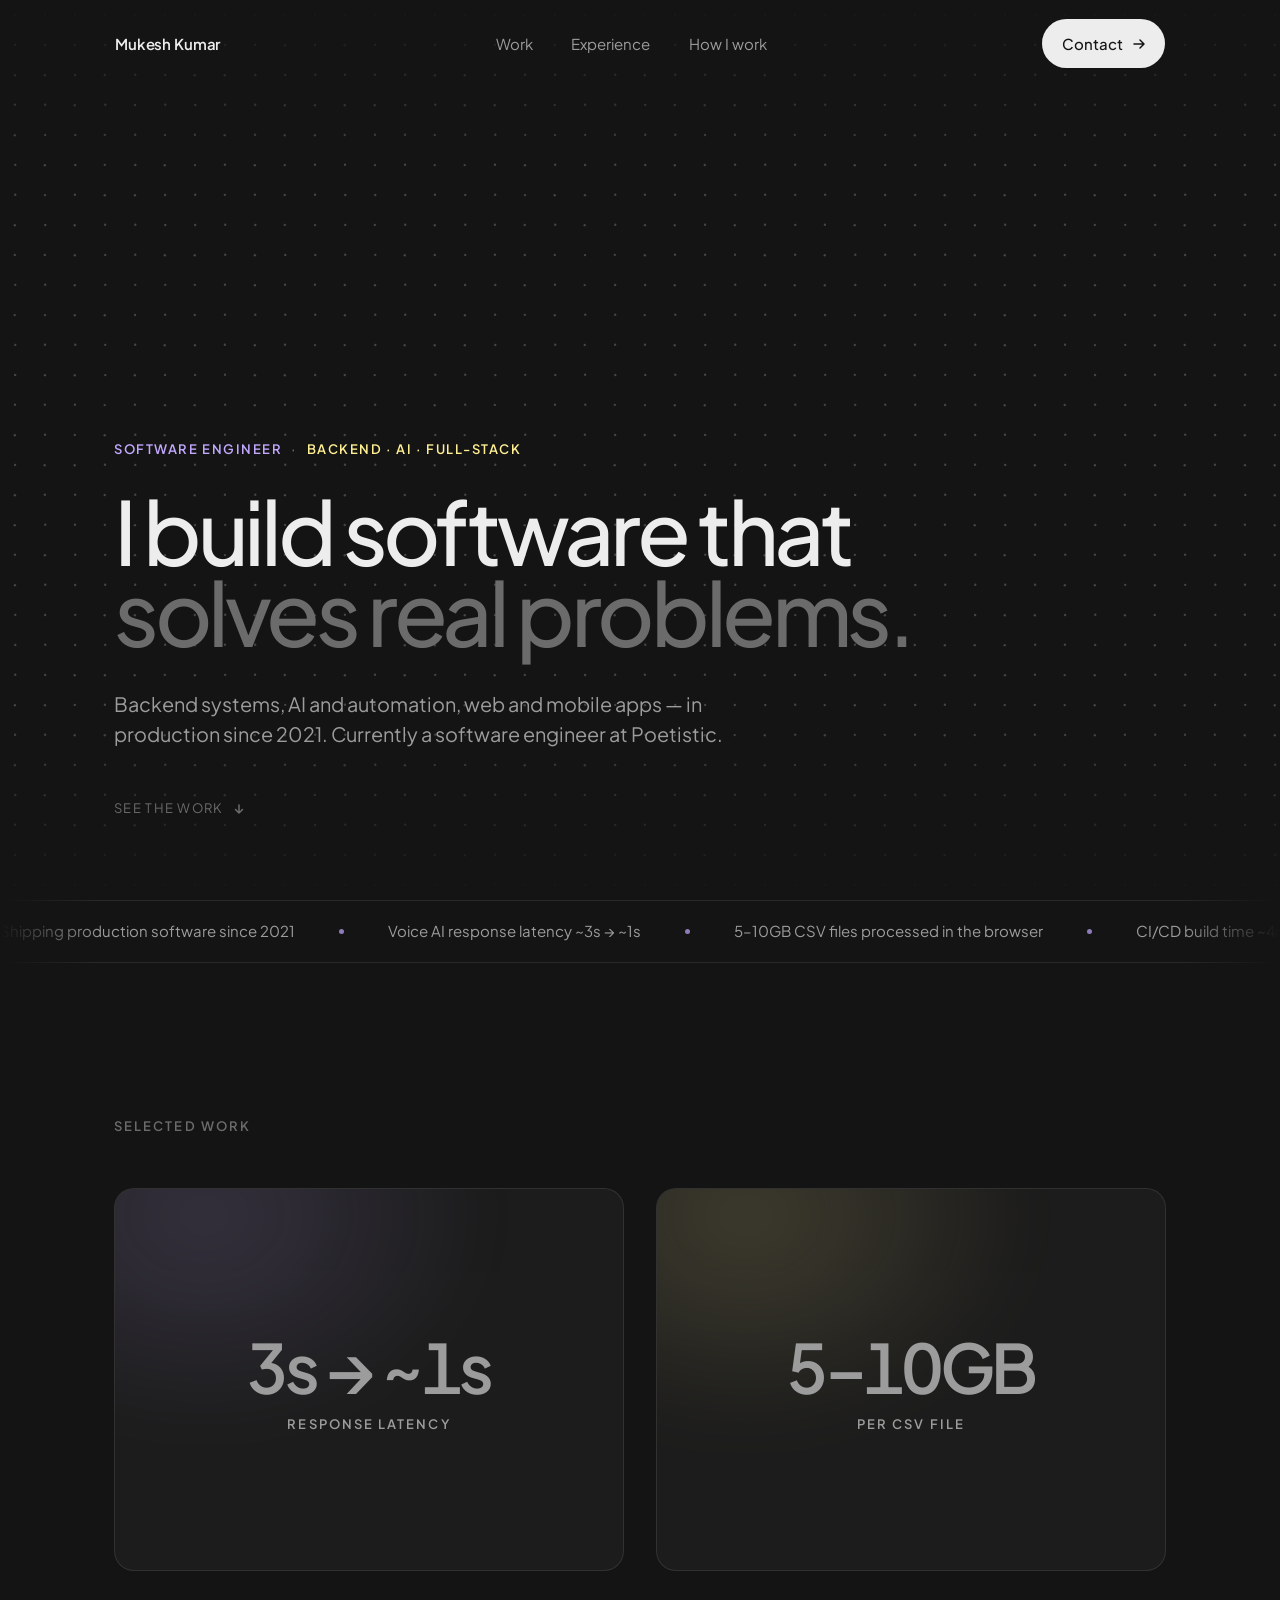
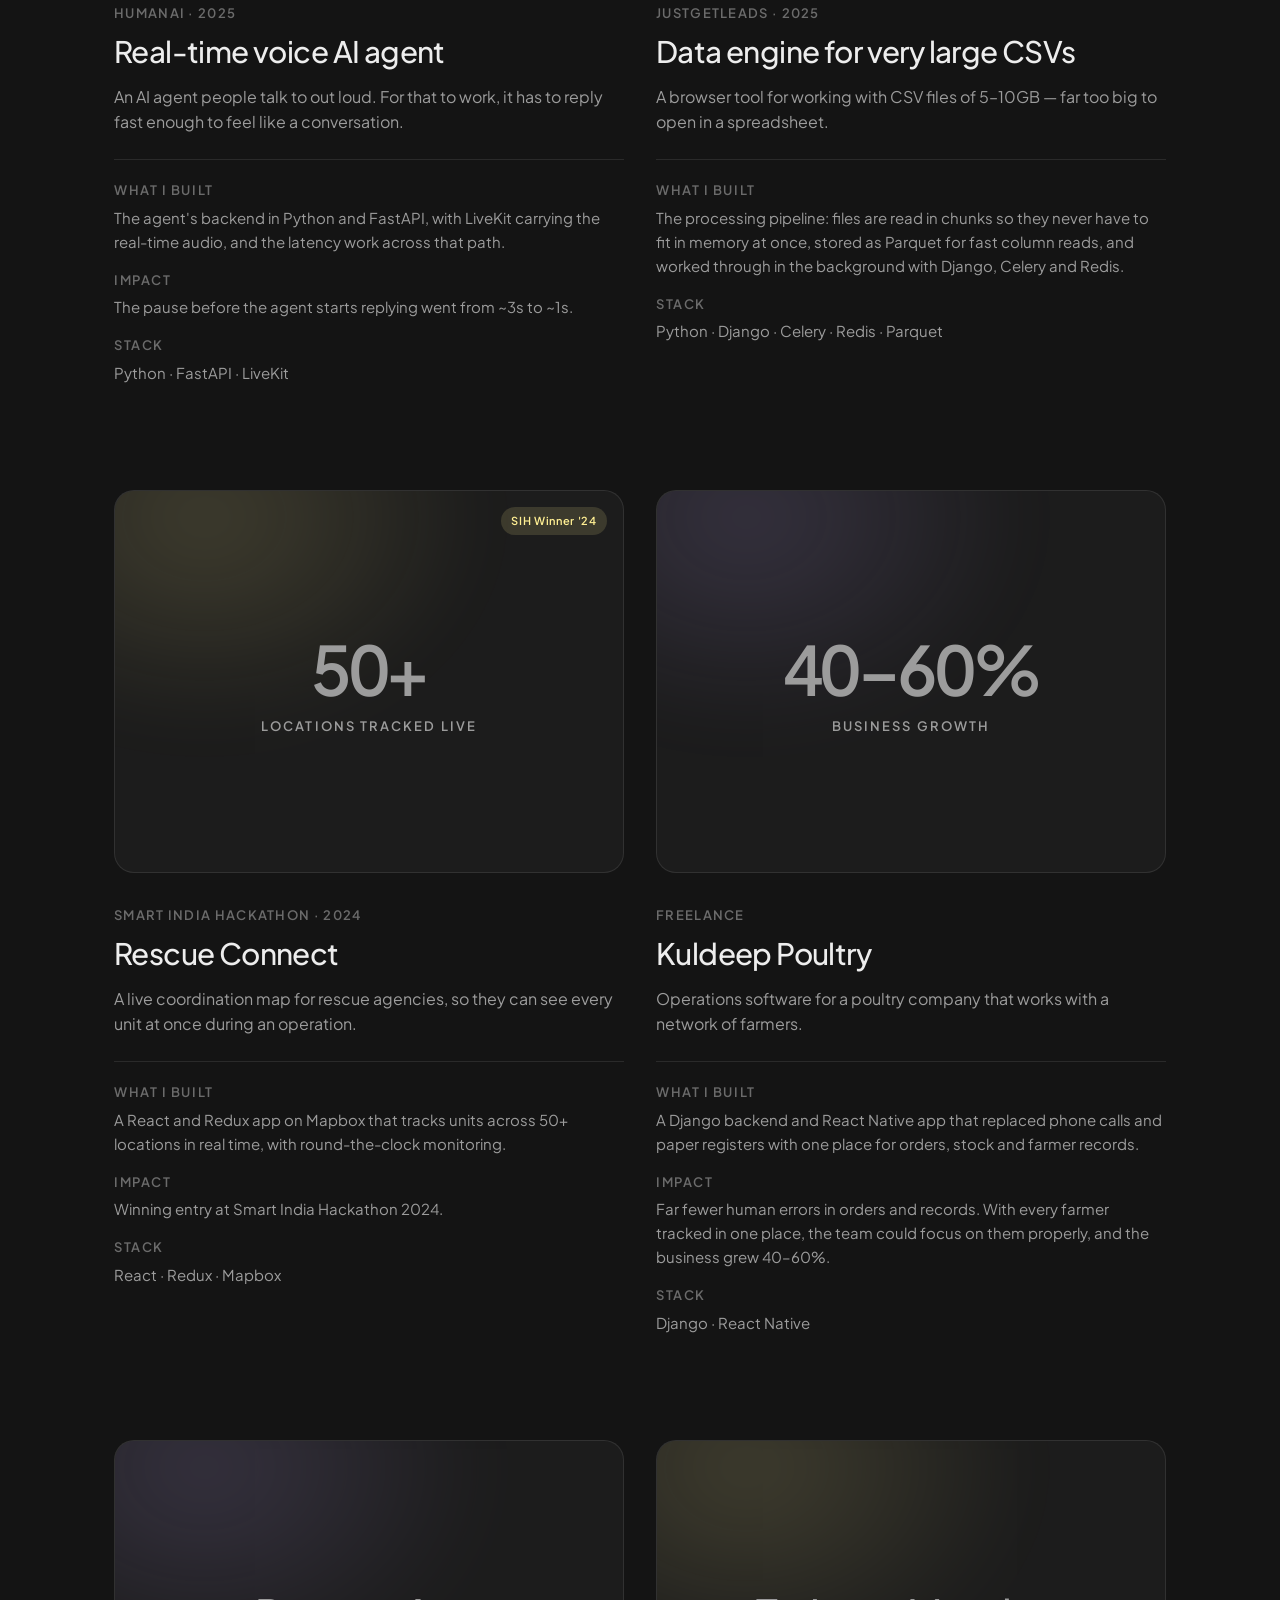
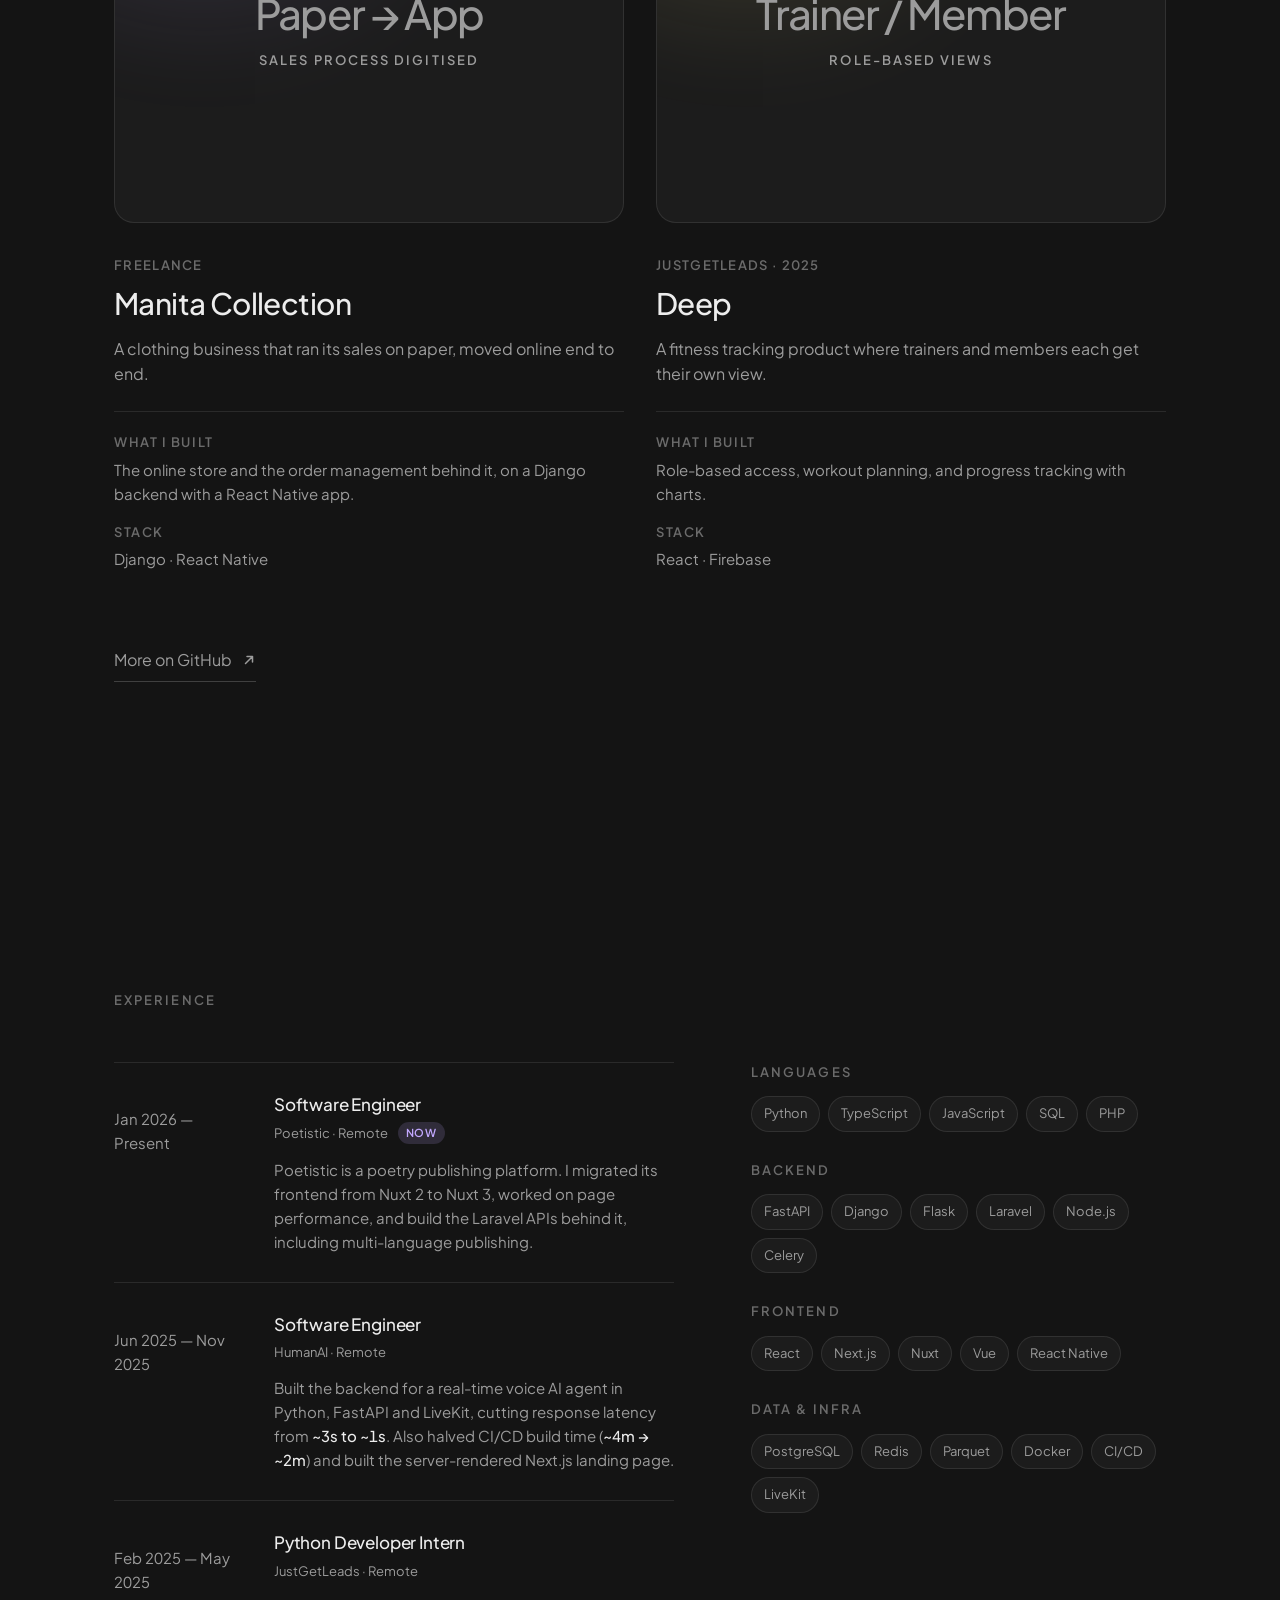
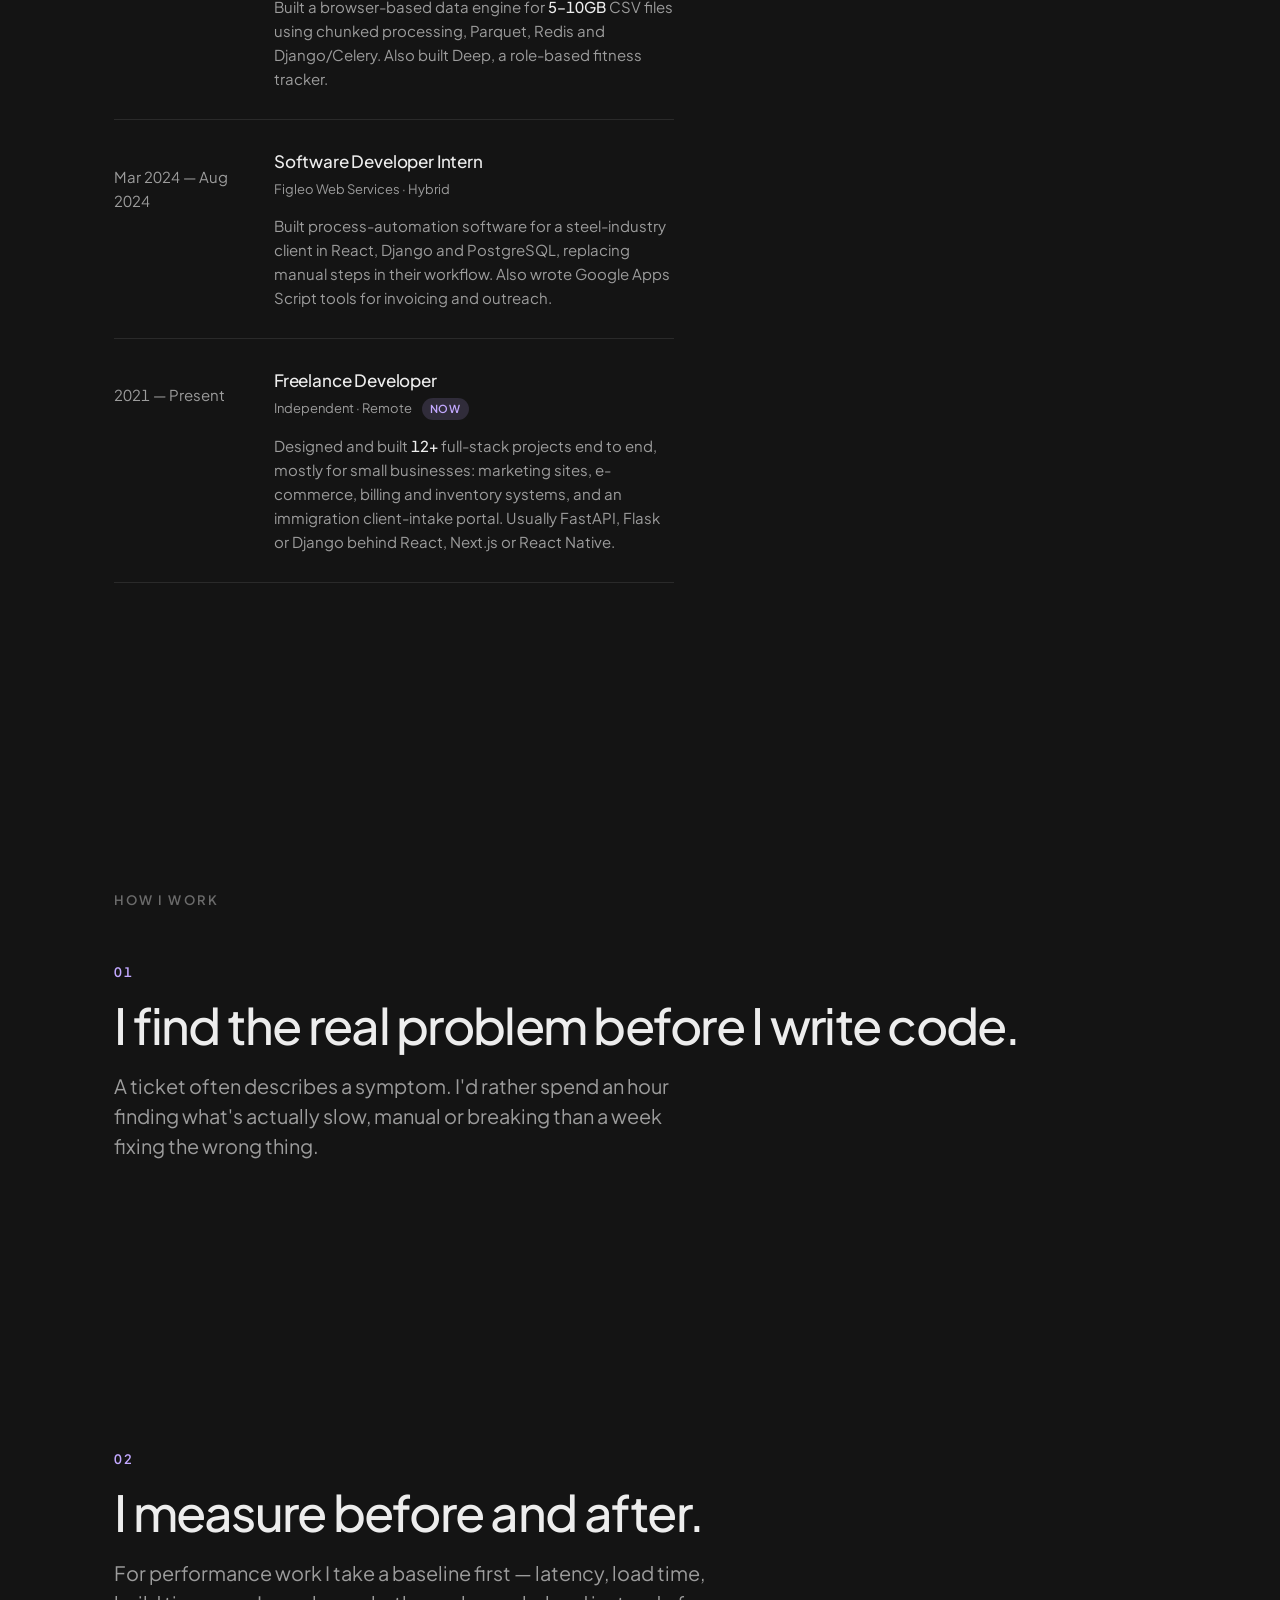
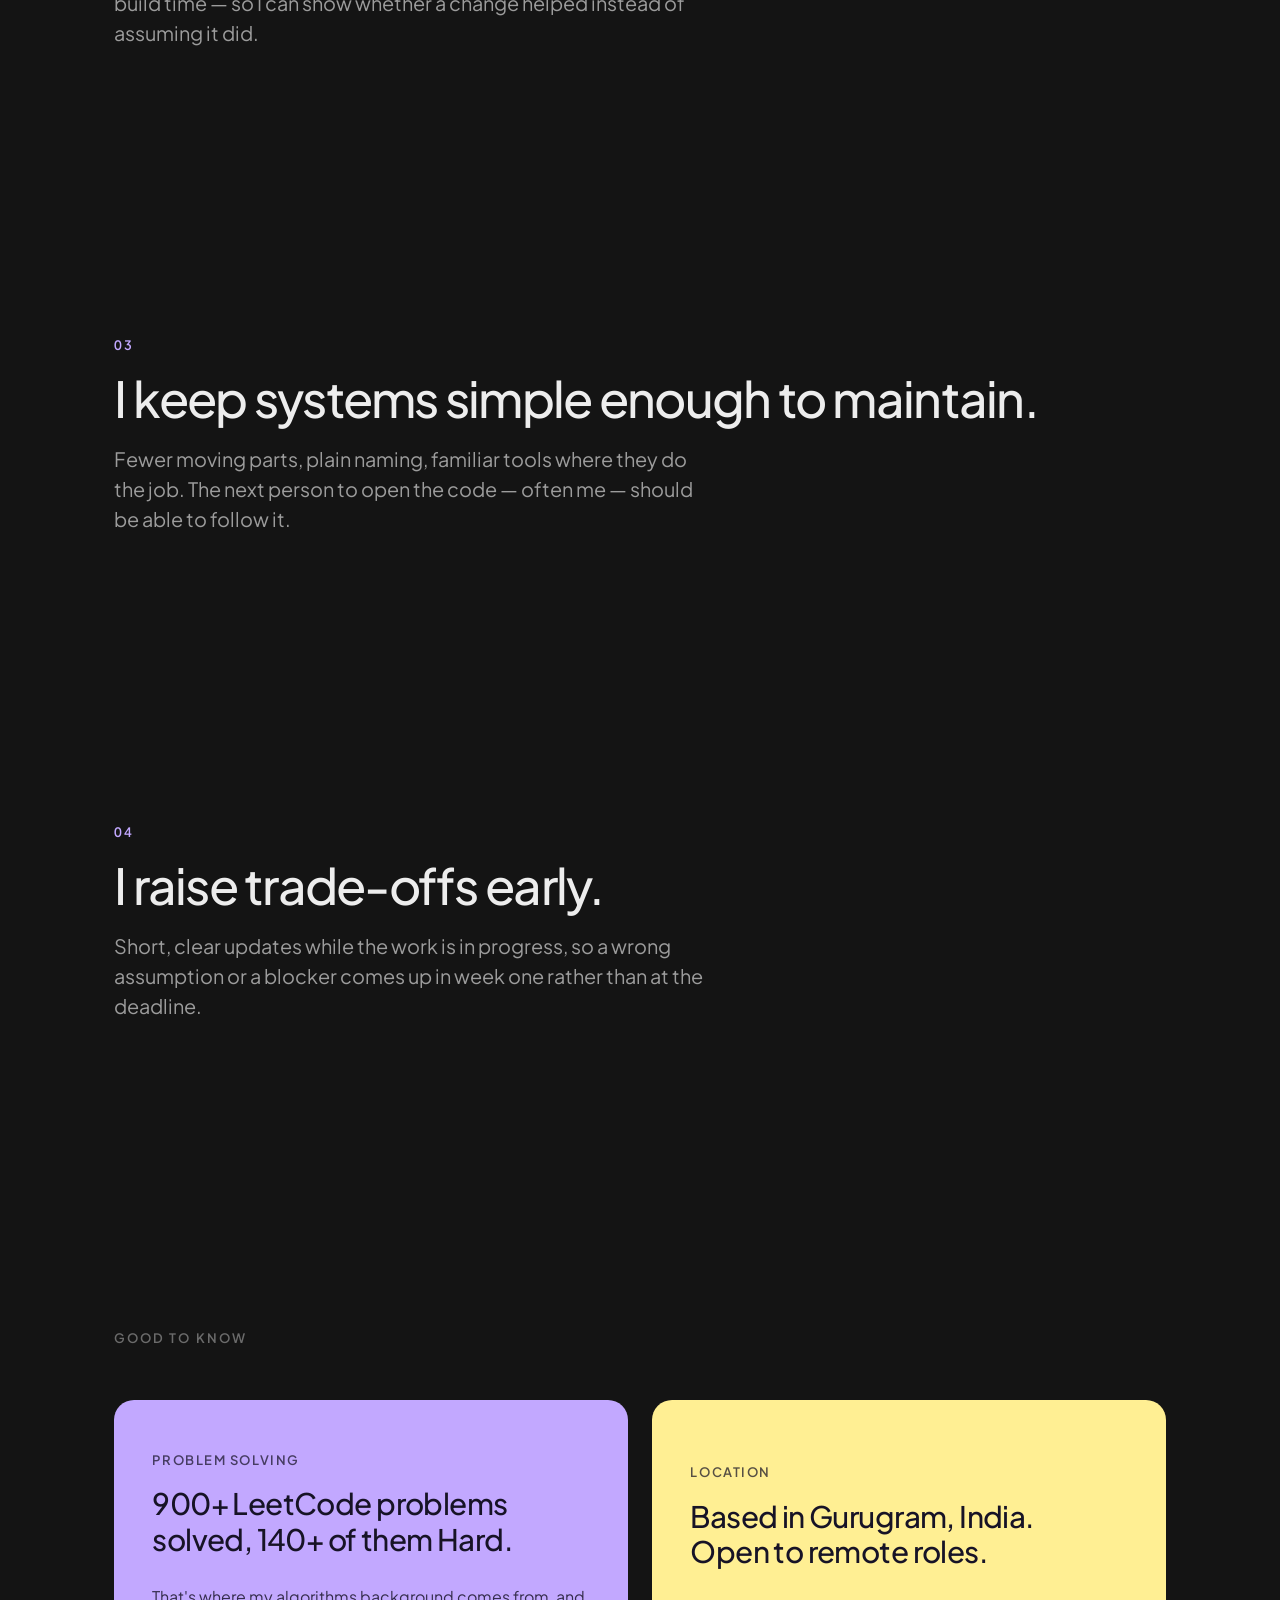
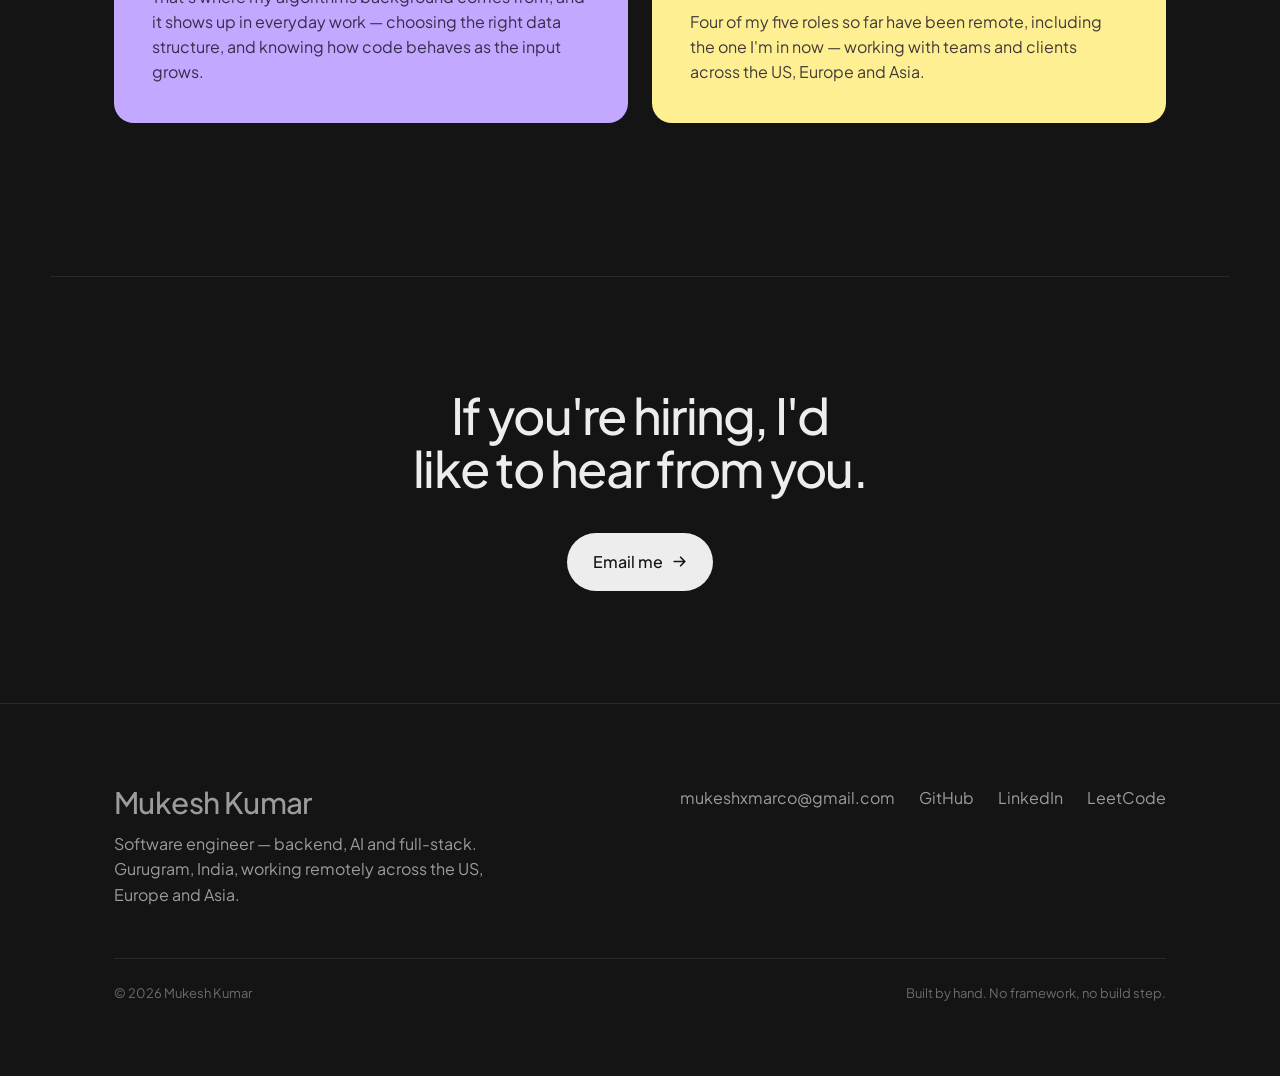
<file: index.html>
<!DOCTYPE html>
<html lang="en">

<head>
    <meta charset="UTF-8">
    <meta name="viewport" content="width=device-width, initial-scale=1.0">
    <title>Mukesh Kumar — Software Engineer</title>
    <meta name="description"
        content="Mukesh Kumar (Marco), software engineer in Gurugram, India. Backend, AI and full-stack work: real-time voice AI, large-file data processing, web and mobile products. Shipping production software since 2021.">
    <meta name="author" content="Mukesh Kumar">

    <meta property="og:type" content="website">
    <meta property="og:title" content="Mukesh Kumar — Software Engineer">
    <meta property="og:description"
        content="Software engineer across backend, AI and full-stack. Real-time voice AI, large-file data processing, web and mobile products — shipping since 2021.">
    <meta property="og:url" content="https://mukeshxmarco.github.io/">
    <meta name="theme-color" content="#141414">

    <link rel="icon"
        href="data:image/svg+xml,<svg xmlns='http://www.w3.org/2000/svg' viewBox='0 0 100 100'><rect width='100' height='100' rx='30' fill='%23141414'/><text x='50' y='68' font-size='52' font-family='system-ui,sans-serif' font-weight='600' fill='%23c2a8ff' text-anchor='middle'>M</text></svg>">

    <link rel="preconnect" href="https://fonts.googleapis.com">
    <link rel="preconnect" href="https://fonts.gstatic.com" crossorigin>
    <link href="https://fonts.googleapis.com/css2?family=Plus+Jakarta+Sans:wght@400;500;600&display=swap"
        rel="stylesheet">

    <style>
        /* ============================================================
           DESIGN TOKENS
           Every colour, size, radius and rhythm value on this page
           resolves from this block. No raw hex below this comment.
           ============================================================ */
        :root {
            /* Canvas + surfaces — one page bg, one card surface, one raised */
            --bg: #141414;
            --surface: #1c1c1c;
            --surface-raised: #242424;

            /* Ink ramp — primary text 14.6:1, soft text 5.9:1 on --bg */
            --ink: #ededed;
            --ink-soft: #9c9c9c;
            --ink-faint: #6b6b6b;

            /* Two accents, used as a pair: lavender leads, yellow answers */
            --accent: #c2a8ff;
            --accent-2: #ffef93;
            --on-accent: #171326;

            /* Hairlines */
            --line: rgba(237, 237, 237, .10);
            --line-strong: rgba(237, 237, 237, .20);

            /* Type */
            --font: 'Plus Jakarta Sans', ui-sans-serif, system-ui, -apple-system,
                'Segoe UI', Roboto, Helvetica, Arial, sans-serif;

            /* Display scale — tight leading, negative tracking at size */
            --display: clamp(2.65rem, 7.1vw, 5.5rem);
            --title: clamp(1.9rem, 4.2vw, 3.1rem);
            --heading: clamp(1.35rem, 2.4vw, 1.85rem);
            --lead: clamp(1.05rem, 1.55vw, 1.3rem);
            --body: 1rem;
            --meta: .8125rem;

            /* Rhythm — one section gap, one inner step */
            --gap-section: clamp(6rem, 12vw, 11rem);
            --gap-block: clamp(2.5rem, 4vw, 4rem);
            --gap-tight: 1.25rem;
            --pad-x: clamp(1.25rem, 5vw, 5.5rem);
            --maxw: 1180px;

            /* Shape — cards share one radius, pills are full */
            --radius: 20px;
            --radius-sm: 14px;
            --pill: 999px;

            /* Motion */
            --ease: cubic-bezier(.22, .61, .36, 1);
            --fast: 150ms;
            --slow: 500ms;
        }

        /* ============================================================
           RESET + BASE
           ============================================================ */
        *,
        *::before,
        *::after {
            box-sizing: border-box;
        }

        html {
            scroll-behavior: smooth;
            -webkit-text-size-adjust: 100%;
        }

        body {
            margin: 0;
            background: var(--bg);
            color: var(--ink);
            font-family: var(--font);
            font-size: var(--body);
            line-height: 1.6;
            -webkit-font-smoothing: antialiased;
            overflow-x: hidden;
        }

        h1,
        h2,
        h3,
        h4,
        p,
        ul,
        ol,
        figure {
            margin: 0;
        }

        ul {
            padding: 0;
            list-style: none;
        }

        img {
            max-width: 100%;
            display: block;
        }

        a {
            color: inherit;
            text-decoration: none;
        }

        :focus-visible {
            outline: 2px solid var(--accent);
            outline-offset: 3px;
            border-radius: 4px;
        }

        ::selection {
            background: var(--accent);
            color: var(--on-accent);
        }

        .wrap {
            width: 100%;
            max-width: var(--maxw);
            margin-inline: auto;
            padding-inline: var(--pad-x);
        }

        .skip {
            position: absolute;
            left: -9999px;
            top: 0;
            z-index: 100;
            padding: .75rem 1.25rem;
            background: var(--ink);
            color: var(--bg);
            border-radius: 0 0 var(--radius-sm) 0;
        }

        .skip:focus {
            left: 0;
        }

        /* ============================================================
           TYPE ROLES — three levels of importance, nothing more
           ============================================================ */
        .kicker {
            font-size: var(--meta);
            font-weight: 600;
            letter-spacing: .12em;
            text-transform: uppercase;
            color: var(--accent);
            margin: 0;
        }

        .kicker span {
            color: var(--accent-2);
        }

        .kicker em {
            font-style: normal;
            color: var(--ink-faint);
            padding-inline: .4em;
        }

        .display {
            font-size: var(--display);
            font-weight: 500;
            line-height: .92;
            letter-spacing: -.05em;
            text-wrap: balance;
        }

        .display .dim {
            color: var(--ink-faint);
        }

        .title {
            font-size: var(--title);
            font-weight: 500;
            line-height: 1.06;
            letter-spacing: -.035em;
            text-wrap: balance;
        }

        .heading {
            font-size: var(--heading);
            font-weight: 500;
            line-height: 1.2;
            letter-spacing: -.02em;
        }

        .lead {
            font-size: var(--lead);
            line-height: 1.55;
            color: var(--ink-soft);
            max-width: 34ch;
        }

        .prose {
            color: var(--ink-soft);
            max-width: 62ch;
        }

        .section-label {
            display: block;
            font-size: var(--meta);
            font-weight: 600;
            letter-spacing: .16em;
            text-transform: uppercase;
            color: var(--ink-faint);
            margin-bottom: var(--gap-block);
        }

        /* ============================================================
           NAV — wide bar at rest, folds to a centred capsule on scroll
           ============================================================ */
        .nav {
            position: fixed;
            inset: 0 0 auto 0;
            z-index: 60;
            display: flex;
            justify-content: center;
            padding-top: clamp(.75rem, 1.6vw, 1.15rem);
            pointer-events: none;
        }

        .nav-inner {
            pointer-events: auto;
            display: flex;
            align-items: center;
            gap: clamp(1rem, 3vw, 2.5rem);
            /* At rest the bar spans exactly the content column of .wrap, so
               the brand's left edge and the CTA's right edge sit on the same
               lines as every section below. */
            width: min(calc(var(--maxw) - var(--pad-x) * 2), calc(100% - var(--pad-x) * 2));
            padding: 0;
            border-radius: var(--pill);
            background: transparent;
            border: 1px solid transparent;
            transition: width var(--slow) var(--ease),
                padding var(--slow) var(--ease),
                background var(--slow) var(--ease),
                border-color var(--slow) var(--ease),
                backdrop-filter var(--slow) var(--ease);
        }

        .nav.is-folded .nav-inner {
            width: min(740px, calc(100% - var(--pad-x) * 2));
            padding: .5rem .5rem .5rem clamp(1rem, 2.5vw, 1.65rem);
            background: rgba(36, 36, 36, .72);
            border-color: var(--line);
            backdrop-filter: blur(18px) saturate(140%);
            -webkit-backdrop-filter: blur(18px) saturate(140%);
        }

        .brand {
            font-weight: 600;
            font-size: .9375rem;
            letter-spacing: -.01em;
            white-space: nowrap;
            min-width: 0;
        }

        .brand .brand-full {
            transition: opacity var(--fast) var(--ease);
        }

        .brand .brand-short {
            display: none;
            letter-spacing: -.01em;
        }

        .nav.is-folded .brand-full {
            display: none;
        }

        .nav.is-folded .brand-short {
            display: inline;
        }

        .nav-links {
            display: flex;
            align-items: center;
            gap: clamp(1rem, 2.4vw, 2rem);
            margin-inline: auto;
        }

        .nav-links a {
            font-size: .9375rem;
            color: var(--ink-soft);
            padding: .6rem .25rem;
            transition: color var(--fast) var(--ease);
        }

        .nav-links a:hover {
            color: var(--ink);
        }

        /* The one primary action on every screen */
        .cta {
            display: inline-flex;
            align-items: center;
            gap: .55rem;
            min-height: 44px;
            padding: .7rem 1.15rem;
            border-radius: var(--pill);
            background: var(--ink);
            color: var(--bg);
            font-size: .9375rem;
            font-weight: 500;
            white-space: nowrap;
            border: 1px solid transparent;
            transition: transform var(--fast) var(--ease),
                background var(--fast) var(--ease);
        }

        .cta svg {
            transition: transform var(--fast) var(--ease);
        }

        .cta:hover {
            background: #fff;
        }

        .cta:hover svg {
            transform: translateX(3px);
        }

        .cta:active {
            transform: scale(.98);
        }

        .nav-toggle {
            display: none;
            align-items: center;
            justify-content: center;
            min-width: 44px;
            height: 44px;
            padding-inline: .85rem;
            border: 1px solid var(--line-strong);
            border-radius: var(--pill);
            background: transparent;
            color: var(--ink);
            font: inherit;
            font-size: .8125rem;
            cursor: pointer;
        }

        /* ============================================================
           HERO — full viewport, content weighted to the lower third
           ============================================================ */
        .hero {
            position: relative;
            min-height: 100svh;
            display: flex;
            flex-direction: column;
            justify-content: flex-end;
            padding-block: 8rem clamp(3.5rem, 9vh, 7rem);
        }

        .hero > :not(.hero-field) {
            position: relative;
            z-index: 1;
        }

        /* Cursor-reactive dot field behind the whole hero, edge to edge.
           Mouse/trackpad devices only; painted by JS on a canvas, masked
           so it fades out under the nav and into the proof strip. */
        .hero-field {
            display: none;
            position: absolute;
            top: 0;
            left: calc(50% - 50vw);
            width: 100vw;
            height: 100%;
            pointer-events: none;
            -webkit-mask-image: linear-gradient(180deg, transparent 0, #000 18%, #000 80%, transparent 100%);
            mask-image: linear-gradient(180deg, transparent 0, #000 18%, #000 80%, transparent 100%);
            opacity: 0;
            animation: fieldIn 1400ms var(--ease) 500ms forwards;
        }

        @keyframes fieldIn {
            to {
                opacity: 1;
            }
        }

        @media (hover: hover) and (pointer: fine) {
            .hero-field {
                display: block;
            }
        }

        @media (prefers-reduced-motion: reduce) {
            .hero-field {
                display: none;
            }
        }

        .hero .kicker {
            margin-bottom: clamp(1.25rem, 2.4vw, 2rem);
        }

        .hero .display {
            max-width: 16ch;
        }

        .hero .lead {
            margin-top: clamp(1.5rem, 3vw, 2.25rem);
            max-width: 46ch;
        }

        .hero-scroll {
            display: inline-flex;
            align-items: center;
            gap: .6rem;
            margin-top: clamp(2rem, 4vw, 3rem);
            font-size: var(--meta);
            letter-spacing: .1em;
            text-transform: uppercase;
            color: var(--ink-faint);
            transition: color var(--fast) var(--ease);
        }

        .hero-scroll:hover {
            color: var(--ink-soft);
        }

        .hero-scroll svg {
            animation: nudge 2.4s var(--ease) infinite;
        }

        @keyframes nudge {

            0%,
            60%,
            100% {
                transform: translateY(0);
            }

            30% {
                transform: translateY(4px);
            }
        }

        /* ============================================================
           MARQUEE — credential strip between hero and work
           ============================================================ */
        .marquee {
            border-block: 1px solid var(--line);
            padding-block: 1.15rem;
            overflow: hidden;
            -webkit-mask-image: linear-gradient(90deg, transparent, #000 8%, #000 92%, transparent);
            mask-image: linear-gradient(90deg, transparent, #000 8%, #000 92%, transparent);
        }

        .marquee-track {
            display: flex;
            width: max-content;
            animation: slide 38s linear infinite;
        }

        .marquee:hover .marquee-track {
            animation-play-state: paused;
        }

        .marquee-track span {
            display: inline-flex;
            align-items: center;
            gap: 2.75rem;
            padding-right: 2.75rem;
            font-size: .9375rem;
            color: var(--ink-soft);
            white-space: nowrap;
        }

        .marquee-track span::after {
            content: "";
            width: 5px;
            height: 5px;
            border-radius: var(--pill);
            background: var(--accent);
            opacity: .7;
        }

        @keyframes slide {
            to {
                transform: translateX(-50%);
            }
        }

        /* ============================================================
           SECTIONS
           ============================================================ */
        section {
            scroll-margin-top: 6rem;
        }

        .section {
            padding-block: var(--gap-section);
        }

        /* ---- How I work — sticky stack --------------------------- */
        .stack {
            position: relative;
        }

        .principle {
            position: sticky;
            top: 22vh;
            padding-bottom: 32vh;
            will-change: opacity, transform, filter;
        }

        .principle:last-child {
            padding-bottom: 0;
        }

        .principle-num {
            display: block;
            font-size: var(--meta);
            font-weight: 600;
            letter-spacing: .16em;
            color: var(--accent);
            margin-bottom: 1rem;
            font-variant-numeric: tabular-nums;
        }

        .principle p {
            margin-top: 1.25rem;
            font-size: var(--lead);
            line-height: 1.5;
            color: var(--ink-soft);
            max-width: 40ch;
        }

        /* ---- What I do — two accent cards ------------------------ */
        .cards {
            display: grid;
            grid-template-columns: repeat(auto-fit, minmax(300px, 1fr));
            gap: clamp(1rem, 2vw, 1.5rem);
            align-items: stretch;
        }

        .card {
            display: flex;
            flex-direction: column;
            gap: 1rem;
            padding: clamp(1.5rem, 3vw, 2.5rem);
            border-radius: var(--radius);
            background: var(--accent);
            color: var(--on-accent);
        }

        .card.is-alt {
            background: var(--accent-2);
        }

        .card .card-kicker {
            font-size: var(--meta);
            font-weight: 600;
            letter-spacing: .12em;
            text-transform: uppercase;
            opacity: .72;
        }

        .card h3 {
            font-size: var(--heading);
            font-weight: 500;
            line-height: 1.2;
            letter-spacing: -.02em;
            max-width: 20ch;
        }

        .card p {
            margin-top: auto;
            padding-top: .75rem;
            line-height: 1.55;
            opacity: .82;
            max-width: 44ch;
        }

        /* ---- Background: experience + toolkit -------------------- */
        .split {
            display: grid;
            grid-template-columns: minmax(0, 1.35fr) minmax(0, 1fr);
            gap: clamp(2.5rem, 6vw, 6rem);
            align-items: start;
        }

        .roles {
            display: flex;
            flex-direction: column;
        }

        .role {
            display: grid;
            grid-template-columns: 8.5rem minmax(0, 1fr);
            gap: 1.5rem;
            padding-block: 1.75rem;
            border-top: 1px solid var(--line);
        }

        .role:last-child {
            border-bottom: 1px solid var(--line);
        }

        .role-when {
            font-size: var(--meta);
            color: var(--ink-faint);
            font-variant-numeric: tabular-nums;
            padding-top: .2rem;
        }

        .role h3 {
            font-size: 1.0625rem;
            font-weight: 500;
            letter-spacing: -.01em;
        }

        .role .where {
            display: flex;
            align-items: center;
            gap: .6rem;
            margin-top: .25rem;
            font-size: var(--meta);
            color: var(--ink-soft);
        }

        .now {
            display: inline-flex;
            align-items: center;
            gap: .35rem;
            padding: .15rem .5rem;
            border-radius: var(--pill);
            background: rgba(194, 168, 255, .16);
            color: var(--accent);
            font-size: .6875rem;
            font-weight: 600;
            letter-spacing: .08em;
            text-transform: uppercase;
        }

        .role p {
            margin-top: .85rem;
            font-size: .9375rem;
            color: var(--ink-soft);
            max-width: 54ch;
        }

        .role b {
            color: var(--ink);
            font-weight: 500;
            font-variant-numeric: tabular-nums;
        }

        .toolkit {
            position: sticky;
            top: 7rem;
            display: flex;
            flex-direction: column;
            gap: 1.75rem;
        }

        .tool-group h3 {
            font-size: var(--meta);
            font-weight: 600;
            letter-spacing: .16em;
            text-transform: uppercase;
            color: var(--ink-faint);
            margin-bottom: .85rem;
        }

        .chips {
            display: flex;
            flex-wrap: wrap;
            gap: .5rem;
        }

        .chips li {
            padding: .4rem .75rem;
            border-radius: var(--pill);
            background: var(--surface);
            border: 1px solid var(--line);
            font-size: .8125rem;
            color: var(--ink-soft);
        }

        /* ---- Projects — panel plates, two up --------------------- */
        .projects {
            display: grid;
            grid-template-columns: repeat(auto-fit, minmax(330px, 1fr));
            gap: clamp(3.5rem, 7vw, 6rem) clamp(1.25rem, 2.5vw, 2rem);
            align-items: start;
        }

        .project {
            display: flex;
            flex-direction: column;
        }

        .project-panel {
            position: relative;
            display: grid;
            place-items: center;
            aspect-ratio: 4 / 3;
            border-radius: var(--radius);
            background: var(--surface);
            border: 1px solid var(--line);
            overflow: hidden;
        }

        .project-panel::before {
            content: "";
            position: absolute;
            inset: -40%;
            background: radial-gradient(45% 45% at 32% 26%, var(--glow, var(--accent)), transparent 70%);
            opacity: .16;
            filter: blur(40px);
        }

        .project-mark {
            position: relative;
            text-align: center;
            padding: var(--gap-tight);
            max-width: 88%;
        }

        .project-mark b {
            display: block;
            font-size: clamp(2.5rem, 6vw, 4.25rem);
            font-weight: 600;
            line-height: 1;
            letter-spacing: -.05em;
            font-variant-numeric: tabular-nums;
            text-wrap: balance;
        }

        /* Word marks carry more characters than a figure — one step down
           so "Paper → App" and "50+" sit on the same optical weight. */
        .project-mark b.phrase {
            font-size: clamp(1.7rem, 3.6vw, 2.6rem);
            font-weight: 500;
            line-height: 1.05;
            letter-spacing: -.04em;
        }

        .project-mark small {
            display: block;
            margin-top: .9rem;
            font-size: var(--meta);
            font-weight: 600;
            letter-spacing: .16em;
            text-transform: uppercase;
            color: var(--ink-soft);
        }

        .project-flag {
            position: absolute;
            top: 1rem;
            right: 1rem;
            padding: .3rem .65rem;
            border-radius: var(--pill);
            background: rgba(255, 239, 147, .14);
            color: var(--accent-2);
            font-size: .6875rem;
            font-weight: 600;
            letter-spacing: .06em;
            white-space: nowrap;
        }

        .project .project-context {
            margin-top: clamp(1.5rem, 2.5vw, 2rem);
            font-size: var(--meta);
            font-weight: 600;
            letter-spacing: .1em;
            text-transform: uppercase;
            color: var(--ink-faint);
        }

        .project h3 {
            margin-top: .6rem;
            font-size: var(--heading);
            font-weight: 500;
            line-height: 1.25;
            letter-spacing: -.02em;
            max-width: 26ch;
        }

        .project p {
            margin-top: .85rem;
            color: var(--ink-soft);
            max-width: 46ch;
        }

        /* What I built / Impact / Stack — the card's evidence, set as
           meta label over soft body so the headline stays the loudest. */
        .project-facts {
            display: grid;
            gap: 1rem;
            margin-top: 1.5rem;
            padding-top: 1.25rem;
            border-top: 1px solid var(--line);
            max-width: 46ch;
        }

        .project-facts dt {
            font-size: var(--meta);
            font-weight: 600;
            letter-spacing: .12em;
            text-transform: uppercase;
            color: var(--ink-faint);
        }

        .project-facts dd {
            margin: .3rem 0 0;
            font-size: .9375rem;
            color: var(--ink-soft);
        }

        .projects-more {
            display: inline-flex;
            align-items: center;
            gap: .6rem;
            min-height: 44px;
            margin-top: var(--gap-block);
            font-size: 1rem;
            color: var(--ink-soft);
            border-bottom: 1px solid var(--line-strong);
            transition: color var(--fast) var(--ease),
                border-color var(--fast) var(--ease);
        }

        .projects-more:hover {
            color: var(--ink);
            border-color: var(--ink);
        }

        .projects-more svg {
            transition: transform var(--fast) var(--ease);
        }

        .projects-more:hover svg {
            transform: translate(2px, -2px);
        }

        /* ---- Final CTA ------------------------------------------- */
        .final {
            border-top: 1px solid var(--line);
            padding-block: clamp(4rem, 9vw, 7rem);
            text-align: center;
        }

        .final .title {
            margin-inline: auto;
            max-width: 18ch;
        }

        .final .cta {
            margin-top: clamp(1.75rem, 3vw, 2.5rem);
            padding: .95rem 1.6rem;
            font-size: 1rem;
        }

        /* ---- Footer ---------------------------------------------- */
        .footer {
            border-top: 1px solid var(--line);
            padding-block: clamp(3rem, 6vw, 4.5rem);
        }

        .footer-grid {
            display: flex;
            flex-wrap: wrap;
            gap: var(--gap-block);
            justify-content: space-between;
            align-items: flex-start;
        }

        .footer-brand p {
            margin-top: .6rem;
            color: var(--ink-soft);
            max-width: 34ch;
        }

        .footer-links {
            display: flex;
            flex-wrap: wrap;
            gap: 1.5rem;
        }

        .footer-links a {
            display: inline-flex;
            align-items: center;
            min-height: 44px;
            color: var(--ink-soft);
            transition: color var(--fast) var(--ease);
        }

        .footer-links a:hover {
            color: var(--ink);
        }

        .footer-base {
            display: flex;
            flex-wrap: wrap;
            gap: 1rem;
            justify-content: space-between;
            margin-top: var(--gap-block);
            padding-top: 1.5rem;
            border-top: 1px solid var(--line);
            font-size: var(--meta);
            color: var(--ink-faint);
        }

        /* ============================================================
           INTRO — hero entrance, word by word
           ============================================================ */
        .hero .kicker,
        .hero .lead,
        .hero-scroll {
            opacity: 0;
            animation: rise 900ms var(--ease) forwards;
        }

        .hero .kicker {
            animation-delay: 120ms;
        }

        .hero .lead {
            animation-delay: 640ms;
        }

        .hero-scroll {
            animation-delay: 840ms;
        }

        .display .w {
            display: inline-block;
            opacity: 0;
            animation: rise 850ms var(--ease) forwards;
        }

        @keyframes rise {
            from {
                opacity: 0;
                transform: translateY(.55em);
            }

            to {
                opacity: 1;
                transform: none;
            }
        }

        /* ============================================================
           REVEAL — scroll-in for sections
           ============================================================ */
        .reveal {
            opacity: 0;
            transform: translateY(18px);
            transition: opacity 700ms var(--ease), transform 700ms var(--ease);
        }

        .reveal.is-in {
            opacity: 1;
            transform: none;
        }

        .reveal .project-panel {
            transform: scale(.965);
            transition: transform 1200ms var(--ease);
        }

        .reveal.is-in .project-panel {
            transform: none;
        }

        /* ============================================================
           RESPONSIVE — mobile first corrections
           ============================================================ */
        @media (max-width: 900px) {
            .hero {
                min-height: 86svh;
                padding-block: 6.5rem clamp(2.5rem, 7vh, 4rem);
            }

            .split {
                grid-template-columns: 1fr;
            }

            .toolkit {
                position: static;
            }

            .role {
                grid-template-columns: 1fr;
                gap: .5rem;
            }
        }

        @media (max-width: 720px) {
            .nav-links {
                display: none;
            }

            .nav-toggle {
                display: inline-flex;
            }

            .brand .brand-full {
                display: none;
            }

            .brand .brand-short {
                display: inline;
            }

            .nav-inner {
                justify-content: space-between;
                gap: .65rem;
                padding: .5rem .5rem .5rem 1rem;
                background: rgba(36, 36, 36, .72);
                border-color: var(--line);
                backdrop-filter: blur(18px) saturate(140%);
                -webkit-backdrop-filter: blur(18px) saturate(140%);
            }

            .nav.is-open .nav-links {
                position: absolute;
                top: calc(100% + .5rem);
                left: var(--pad-x);
                right: var(--pad-x);
                display: flex;
                flex-direction: column;
                align-items: stretch;
                gap: 0;
                margin: 0;
                padding: .5rem;
                border-radius: var(--radius-sm);
                background: var(--surface-raised);
                border: 1px solid var(--line);
            }

            .nav.is-open .nav-links a {
                display: flex;
                align-items: center;
                min-height: 48px;
                padding-inline: .75rem;
            }

            .principle {
                position: static;
                padding-bottom: var(--gap-block);
            }
        }

        /* ============================================================
           PREFERENCES
           ============================================================ */
        @media (prefers-reduced-motion: reduce) {

            html {
                scroll-behavior: auto;
            }

            *,
            *::before,
            *::after {
                animation-duration: .01ms !important;
                animation-iteration-count: 1 !important;
                transition-duration: .01ms !important;
            }

            .reveal {
                opacity: 1;
                transform: none;
            }

            .principle {
                position: static;
                padding-bottom: var(--gap-block);
                opacity: 1 !important;
                transform: none !important;
            }
        }

        @media (prefers-reduced-transparency: reduce) {
            .nav.is-folded .nav-inner,
            .nav-inner {
                background: var(--surface-raised);
                backdrop-filter: none;
                -webkit-backdrop-filter: none;
            }
        }
    </style>
</head>

<body>
    <a class="skip" href="#main">Skip to main content</a>

    <!-- ============================ NAV ============================ -->
    <header class="nav" id="nav">
        <div class="nav-inner">
            <a class="brand" href="#top">
                <span class="brand-full">Mukesh Kumar</span>
                <span class="brand-short">Marco</span>
            </a>

            <nav class="nav-links" id="navLinks" aria-label="Primary">
                <a href="#work">Work</a>
                <a href="#experience">Experience</a>
                <a href="#approach">How I work</a>
            </nav>

            <button class="nav-toggle" id="navToggle" type="button" aria-expanded="false" aria-controls="navLinks">
                Menu
            </button>

            <a class="cta" href="mailto:mukeshxmarco@gmail.com">
                Contact
                <svg width="14" height="14" viewBox="0 0 14 14" fill="none" aria-hidden="true">
                    <path d="M2 7h10M8 3l4 4-4 4" stroke="currentColor" stroke-width="1.5" stroke-linecap="round"
                        stroke-linejoin="round" />
                </svg>
            </a>
        </div>
    </header>

    <main id="main">
        <!-- ============================ HERO ============================ -->
        <section class="hero wrap" id="top">
            <canvas class="hero-field" id="heroField" aria-hidden="true"></canvas>
            <p class="kicker">Software Engineer <em>·</em> <span>Backend · AI · Full-Stack</span></p>
            <h1 class="display">I build software that <span class="dim">solves real problems.</span></h1>
            <p class="lead">Backend systems, AI and automation, web and mobile apps — in production since
                2021. Currently a software engineer at Poetistic.</p>
            <a class="hero-scroll" href="#work">
                See the work
                <svg width="12" height="12" viewBox="0 0 12 12" fill="none" aria-hidden="true">
                    <path d="M6 2v8M2.5 6.5 6 10l3.5-3.5" stroke="currentColor" stroke-width="1.5"
                        stroke-linecap="round" stroke-linejoin="round" />
                </svg>
            </a>
        </section>

        <!-- ============================ MARQUEE ============================ -->
        <div class="marquee" aria-hidden="true">
            <div class="marquee-track">
                <span>Shipping production software since 2021</span>
                <span>Voice AI response latency ~3s → ~1s</span>
                <span>5–10GB CSV files processed in the browser</span>
                <span>CI/CD build time ~4m → ~2m</span>
                <span>12+ full-stack projects built end to end</span>
                <span>Shipping production software since 2021</span>
                <span>Voice AI response latency ~3s → ~1s</span>
                <span>5–10GB CSV files processed in the browser</span>
                <span>CI/CD build time ~4m → ~2m</span>
                <span>12+ full-stack projects built end to end</span>
            </div>
        </div>

        <!-- ============================ PROJECTS ============================ -->
        <section class="section wrap" id="work">
            <h2 class="section-label">Selected work</h2>

            <div class="projects">
                <article class="project reveal">
                    <div class="project-panel" style="--glow: var(--accent)">
                        <p class="project-mark"><b>3s&nbsp;→&nbsp;~1s</b><small>Response latency</small></p>
                    </div>
                    <p class="project-context">HumanAI · 2025</p>
                    <h3>Real-time voice AI agent</h3>
                    <p>An AI agent people talk to out loud. For that to work, it has to reply fast enough to
                        feel like a conversation.</p>
                    <dl class="project-facts">
                        <div>
                            <dt>What I built</dt>
                            <dd>The agent's backend in Python and FastAPI, with LiveKit carrying the real-time
                                audio, and the latency work across that path.</dd>
                        </div>
                        <div>
                            <dt>Impact</dt>
                            <dd>The pause before the agent starts replying went from ~3s to ~1s.</dd>
                        </div>
                        <div>
                            <dt>Stack</dt>
                            <dd>Python · FastAPI · LiveKit</dd>
                        </div>
                    </dl>
                </article>

                <article class="project reveal">
                    <div class="project-panel" style="--glow: var(--accent-2)">
                        <p class="project-mark"><b>5–10GB</b><small>Per CSV file</small></p>
                    </div>
                    <p class="project-context">JustGetLeads · 2025</p>
                    <h3>Data engine for very large CSVs</h3>
                    <p>A browser tool for working with CSV files of 5–10GB — far too big to open in a
                        spreadsheet.</p>
                    <dl class="project-facts">
                        <div>
                            <dt>What I built</dt>
                            <dd>The processing pipeline: files are read in chunks so they never have to fit in
                                memory at once, stored as Parquet for fast column reads, and worked through in
                                the background with Django, Celery and Redis.</dd>
                        </div>
                        <div>
                            <dt>Stack</dt>
                            <dd>Python · Django · Celery · Redis · Parquet</dd>
                        </div>
                    </dl>
                </article>

                <article class="project reveal">
                    <div class="project-panel" style="--glow: var(--accent-2)">
                        <span class="project-flag">SIH Winner '24</span>
                        <p class="project-mark"><b>50+</b><small>Locations tracked live</small></p>
                    </div>
                    <p class="project-context">Smart India Hackathon · 2024</p>
                    <h3>Rescue Connect</h3>
                    <p>A live coordination map for rescue agencies, so they can see every unit at once
                        during an operation.</p>
                    <dl class="project-facts">
                        <div>
                            <dt>What I built</dt>
                            <dd>A React and Redux app on Mapbox that tracks units across 50+ locations in real
                                time, with round-the-clock monitoring.</dd>
                        </div>
                        <div>
                            <dt>Impact</dt>
                            <dd>Winning entry at Smart India Hackathon 2024.</dd>
                        </div>
                        <div>
                            <dt>Stack</dt>
                            <dd>React · Redux · Mapbox</dd>
                        </div>
                    </dl>
                </article>

                <article class="project reveal">
                    <div class="project-panel" style="--glow: var(--accent)">
                        <p class="project-mark"><b>40–60%</b><small>Business growth</small></p>
                    </div>
                    <p class="project-context">Freelance</p>
                    <h3>Kuldeep Poultry</h3>
                    <p>Operations software for a poultry company that works with a network of farmers.</p>
                    <dl class="project-facts">
                        <div>
                            <dt>What I built</dt>
                            <dd>A Django backend and React Native app that replaced phone calls and paper
                                registers with one place for orders, stock and farmer records.</dd>
                        </div>
                        <div>
                            <dt>Impact</dt>
                            <dd>Far fewer human errors in orders and records. With every farmer tracked in
                                one place, the team could focus on them properly, and the business grew
                                40–60%.</dd>
                        </div>
                        <div>
                            <dt>Stack</dt>
                            <dd>Django · React Native</dd>
                        </div>
                    </dl>
                </article>

                <article class="project reveal">
                    <div class="project-panel" style="--glow: var(--accent)">
                        <p class="project-mark"><b class="phrase">Paper&nbsp;→&nbsp;App</b><small>Sales process digitised</small></p>
                    </div>
                    <p class="project-context">Freelance</p>
                    <h3>Manita Collection</h3>
                    <p>A clothing business that ran its sales on paper, moved online end to end.</p>
                    <dl class="project-facts">
                        <div>
                            <dt>What I built</dt>
                            <dd>The online store and the order management behind it, on a Django backend with
                                a React Native app.</dd>
                        </div>
                        <div>
                            <dt>Stack</dt>
                            <dd>Django · React Native</dd>
                        </div>
                    </dl>
                </article>

                <article class="project reveal">
                    <div class="project-panel" style="--glow: var(--accent-2)">
                        <p class="project-mark"><b class="phrase">Trainer / Member</b><small>Role-based views</small></p>
                    </div>
                    <p class="project-context">JustGetLeads · 2025</p>
                    <h3>Deep</h3>
                    <p>A fitness tracking product where trainers and members each get their own view.</p>
                    <dl class="project-facts">
                        <div>
                            <dt>What I built</dt>
                            <dd>Role-based access, workout planning, and progress tracking with charts.</dd>
                        </div>
                        <div>
                            <dt>Stack</dt>
                            <dd>React · Firebase</dd>
                        </div>
                    </dl>
                </article>
            </div>

            <a class="projects-more" href="https://github.com/mukeshxmarco" target="_blank" rel="noopener">
                More on GitHub
                <svg width="14" height="14" viewBox="0 0 14 14" fill="none" aria-hidden="true">
                    <path d="M3.5 10.5 10.5 3.5M5 3.5h5.5V9" stroke="currentColor" stroke-width="1.5"
                        stroke-linecap="round" stroke-linejoin="round" />
                </svg>
            </a>
        </section>

        <!-- ============================ EXPERIENCE ============================ -->
        <section class="section wrap" id="experience">
            <h2 class="section-label">Experience</h2>

            <div class="split">
                <div class="roles">
                    <article class="role">
                        <p class="role-when">Jan 2026 — Present</p>
                        <div>
                            <h3>Software Engineer</h3>
                            <p class="where">Poetistic · Remote <span class="now">Now</span></p>
                            <p>Poetistic is a poetry publishing platform. I migrated its frontend from Nuxt 2
                                to Nuxt 3, worked on page performance, and build the Laravel APIs behind it,
                                including multi-language publishing.</p>
                        </div>
                    </article>

                    <article class="role">
                        <p class="role-when">Jun 2025 — Nov 2025</p>
                        <div>
                            <h3>Software Engineer</h3>
                            <p class="where">HumanAI · Remote</p>
                            <p>Built the backend for a real-time voice AI agent in Python, FastAPI and LiveKit,
                                cutting response latency from <b>~3s to ~1s</b>. Also halved CI/CD build time
                                (<b>~4m → ~2m</b>) and built the server-rendered Next.js landing page.</p>
                        </div>
                    </article>

                    <article class="role">
                        <p class="role-when">Feb 2025 — May 2025</p>
                        <div>
                            <h3>Python Developer Intern</h3>
                            <p class="where">JustGetLeads · Remote</p>
                            <p>Built a browser-based data engine for <b>5–10GB</b> CSV files using chunked
                                processing, Parquet, Redis and Django/Celery. Also built Deep, a role-based
                                fitness tracker.</p>
                        </div>
                    </article>

                    <article class="role">
                        <p class="role-when">Mar 2024 — Aug 2024</p>
                        <div>
                            <h3>Software Developer Intern</h3>
                            <p class="where">Figleo Web Services · Hybrid</p>
                            <p>Built process-automation software for a steel-industry client in React, Django
                                and PostgreSQL, replacing manual steps in their workflow. Also wrote Google Apps
                                Script tools for invoicing and outreach.</p>
                        </div>
                    </article>

                    <article class="role">
                        <p class="role-when">2021 — Present</p>
                        <div>
                            <h3>Freelance Developer</h3>
                            <p class="where">Independent · Remote <span class="now">Now</span></p>
                            <p>Designed and built <b>12+</b> full-stack projects end to end, mostly for small
                                businesses: marketing sites, e-commerce, billing and inventory systems, and an
                                immigration client-intake portal. Usually FastAPI, Flask or Django behind React,
                                Next.js or React Native.</p>
                        </div>
                    </article>
                </div>

                <aside class="toolkit" aria-label="Skills">
                    <div class="tool-group">
                        <h3>Languages</h3>
                        <ul class="chips">
                            <li>Python</li>
                            <li>TypeScript</li>
                            <li>JavaScript</li>
                            <li>SQL</li>
                            <li>PHP</li>
                        </ul>
                    </div>
                    <div class="tool-group">
                        <h3>Backend</h3>
                        <ul class="chips">
                            <li>FastAPI</li>
                            <li>Django</li>
                            <li>Flask</li>
                            <li>Laravel</li>
                            <li>Node.js</li>
                            <li>Celery</li>
                        </ul>
                    </div>
                    <div class="tool-group">
                        <h3>Frontend</h3>
                        <ul class="chips">
                            <li>React</li>
                            <li>Next.js</li>
                            <li>Nuxt</li>
                            <li>Vue</li>
                            <li>React Native</li>
                        </ul>
                    </div>
                    <div class="tool-group">
                        <h3>Data &amp; Infra</h3>
                        <ul class="chips">
                            <li>PostgreSQL</li>
                            <li>Redis</li>
                            <li>Parquet</li>
                            <li>Docker</li>
                            <li>CI/CD</li>
                            <li>LiveKit</li>
                        </ul>
                    </div>
                </aside>
            </div>
        </section>

        <!-- ============================ PROCESS ============================ -->
        <section class="section wrap" id="approach">
            <h2 class="section-label">How I work</h2>

            <div class="stack" id="stack">
                <article class="principle">
                    <span class="principle-num">01</span>
                    <h3 class="title">I find the real problem before I write code.</h3>
                    <p>A ticket often describes a symptom. I'd rather spend an hour finding what's actually
                        slow, manual or breaking than a week fixing the wrong thing.</p>
                </article>

                <article class="principle">
                    <span class="principle-num">02</span>
                    <h3 class="title">I measure before and after.</h3>
                    <p>For performance work I take a baseline first — latency, load time, build time — so
                        I can show whether a change helped instead of assuming it did.</p>
                </article>

                <article class="principle">
                    <span class="principle-num">03</span>
                    <h3 class="title">I keep systems simple enough to maintain.</h3>
                    <p>Fewer moving parts, plain naming, familiar tools where they do the job. The next
                        person to open the code — often me — should be able to follow it.</p>
                </article>

                <article class="principle">
                    <span class="principle-num">04</span>
                    <h3 class="title">I raise trade-offs early.</h3>
                    <p>Short, clear updates while the work is in progress, so a wrong assumption or a
                        blocker comes up in week one rather than at the deadline.</p>
                </article>
            </div>
        </section>

        <!-- ============================ GOOD TO KNOW ============================ -->
        <section class="section wrap">
            <h2 class="section-label">Good to know</h2>
            <div class="cards">
                <article class="card reveal">
                    <p class="card-kicker">Problem solving</p>
                    <h3>900+ LeetCode problems solved, 140+ of them Hard.</h3>
                    <p>That's where my algorithms background comes from, and it shows up in everyday work —
                        choosing the right data structure, and knowing how code behaves as the input grows.</p>
                </article>

                <article class="card is-alt reveal">
                    <p class="card-kicker">Location</p>
                    <h3>Based in Gurugram, India. Open to remote roles.</h3>
                    <p>Four of my five roles so far have been remote, including the one I'm in now — working with
                        teams and clients across the US, Europe and Asia.</p>
                </article>
            </div>
        </section>

        <!-- ============================ FINAL CTA ============================ -->
        <section class="final wrap" id="contact">
            <h2 class="title">If you're hiring, I'd like to hear from you.</h2>
            <a class="cta" href="mailto:mukeshxmarco@gmail.com">
                Email me
                <svg width="15" height="15" viewBox="0 0 14 14" fill="none" aria-hidden="true">
                    <path d="M2 7h10M8 3l4 4-4 4" stroke="currentColor" stroke-width="1.5" stroke-linecap="round"
                        stroke-linejoin="round" />
                </svg>
            </a>
        </section>
    </main>

    <!-- ============================ FOOTER ============================ -->
    <footer class="footer">
        <div class="wrap">
            <div class="footer-grid">
                <div class="footer-brand">
                    <p class="heading">Mukesh Kumar</p>
                    <p>Software engineer — backend, AI and full-stack. Gurugram, India, working remotely
                        across the US, Europe and Asia.</p>
                </div>
                <nav class="footer-links" aria-label="Elsewhere">
                    <a href="mailto:mukeshxmarco@gmail.com">mukeshxmarco@gmail.com</a>
                    <a href="https://github.com/mukeshxmarco" target="_blank" rel="noopener">GitHub</a>
                    <a href="https://www.linkedin.com/in/mukeshxmarco/" target="_blank" rel="noopener">LinkedIn</a>
                    <a href="https://leetcode.com/u/mukeshxmarco/" target="_blank" rel="noopener">LeetCode</a>
                </nav>
            </div>
            <div class="footer-base">
                <p>© 2026 Mukesh Kumar</p>
                <p>Built by hand. No framework, no build step.</p>
            </div>
        </div>
    </footer>

    <script>
        (function () {
            var reduced = window.matchMedia('(prefers-reduced-motion: reduce)').matches;
            var finePointer = window.matchMedia('(pointer: fine)').matches;

            /* ---- Hero: split the headline into staggered words ---- */
            var display = document.querySelector('.hero .display');
            if (display && !reduced) {
                var wrapWords = function (node) {
                    Array.prototype.slice.call(node.childNodes).forEach(function (child) {
                        if (child.nodeType === 3) {
                            var frag = document.createDocumentFragment();
                            child.textContent.split(/(\s+)/).forEach(function (part) {
                                if (!part) return;
                                if (/^\s+$/.test(part)) {
                                    frag.appendChild(document.createTextNode(part));
                                    return;
                                }
                                var w = document.createElement('span');
                                w.className = 'w';
                                w.textContent = part;
                                frag.appendChild(w);
                            });
                            node.replaceChild(frag, child);
                        } else if (child.nodeType === 1) {
                            wrapWords(child);
                        }
                    });
                };
                wrapWords(display);
                display.querySelectorAll('.w').forEach(function (w, i) {
                    w.style.animationDelay = (200 + i * 55) + 'ms';
                });
            }

            /* ---- Nav: fold into a capsule past the first scroll ---- */
            var nav = document.getElementById('nav');
            var folded = false;
            function onScroll() {
                var y = window.scrollY;
                if (!folded && y > 90) { nav.classList.add('is-folded'); folded = true; }
                else if (folded && y < 40) { nav.classList.remove('is-folded'); folded = false; }
            }
            onScroll();
            window.addEventListener('scroll', onScroll, { passive: true });

            /* ---- Mobile menu ---- */
            var toggle = document.getElementById('navToggle');
            var links = document.getElementById('navLinks');
            toggle.addEventListener('click', function () {
                var open = nav.classList.toggle('is-open');
                toggle.setAttribute('aria-expanded', String(open));
            });
            links.addEventListener('click', function (e) {
                if (e.target.tagName === 'A') {
                    nav.classList.remove('is-open');
                    toggle.setAttribute('aria-expanded', 'false');
                }
            });

            /* ---- Reveal on scroll, grids staggered ---- */
            document.querySelectorAll('.cards, .projects').forEach(function (grid) {
                Array.prototype.slice.call(grid.children).forEach(function (el, i) {
                    el.dataset.delay = String((i % 3) * 90);
                });
            });
            if (!reduced && 'IntersectionObserver' in window) {
                var io = new IntersectionObserver(function (entries) {
                    entries.forEach(function (en) {
                        if (!en.isIntersecting) return;
                        var el = en.target;
                        if (el.dataset.delay) {
                            el.style.transitionDelay = el.dataset.delay + 'ms';
                            el.addEventListener('transitionend', function clear() {
                                el.style.transitionDelay = '';
                                el.removeEventListener('transitionend', clear);
                            });
                        }
                        el.classList.add('is-in');
                        io.unobserve(el);
                    });
                }, { rootMargin: '0px 0px -12% 0px' });
                document.querySelectorAll('.reveal').forEach(function (el) { io.observe(el); });
            } else {
                document.querySelectorAll('.reveal').forEach(function (el) { el.classList.add('is-in'); });
            }

            /* ---- Scroll-linked paint: principle stack + panel parallax ---- */
            var principles = Array.prototype.slice.call(document.querySelectorAll('.principle'));
            var panels = Array.prototype.slice.call(document.querySelectorAll('.project-panel'));
            var stackOn = !reduced && window.matchMedia('(min-width: 721px)').matches;
            if (!reduced) {
                var ticking = false;
                var paint = function () {
                    ticking = false;
                    if (stackOn) {
                        for (var i = 0; i < principles.length - 1; i++) {
                            var el = principles[i];
                            var top = principles[i + 1].getBoundingClientRect().top;
                            var vh = window.innerHeight;
                            /* Fade fully out between next.top = 90vh and 55vh, so the
                               outgoing statement is gone before the incoming one
                               reaches it — no ghost pile-up at the pin position. */
                            var p = Math.min(1, Math.max(0, (vh * 0.9 - top) / (vh * 0.35)));
                            el.style.opacity = String(1 - p);
                            el.style.visibility = p >= 1 ? 'hidden' : '';
                            el.style.transform = 'translateY(' + (-p * 30) + 'px) scale(' + (1 - p * 0.05) + ')';
                            el.style.filter = p > 0.01 ? 'blur(' + (p * 6).toFixed(2) + 'px)' : '';
                        }
                    }
                    for (var j = 0; j < panels.length; j++) {
                        var r = panels[j].getBoundingClientRect();
                        if (r.bottom < 0 || r.top > window.innerHeight) continue;
                        var mid = r.top + r.height / 2 - window.innerHeight / 2;
                        var m = panels[j].firstElementChild && panels[j].querySelector('.project-mark');
                        if (m) m.style.transform = 'translateY(' + (mid * -0.07).toFixed(1) + 'px)';
                    }
                };
                window.addEventListener('scroll', function () {
                    if (!ticking) { ticking = true; requestAnimationFrame(paint); }
                }, { passive: true });
                window.addEventListener('resize', paint, { passive: true });
                paint();
            }

            /* ---- Magnetic pull on the CTA pills ---- */
            if (!reduced && finePointer) {
                document.querySelectorAll('.cta').forEach(function (btn) {
                    btn.addEventListener('mousemove', function (e) {
                        var r = btn.getBoundingClientRect();
                        var x = (e.clientX - r.left - r.width / 2) / r.width;
                        var y = (e.clientY - r.top - r.height / 2) / r.height;
                        btn.style.transform = 'translate(' + (x * 6).toFixed(1) + 'px,' + (y * 5).toFixed(1) + 'px)';
                    });
                    btn.addEventListener('mouseleave', function () {
                        btn.style.transform = '';
                    });
                });
            }

            /* ---- Hero dot field: dots drift, then bend and glow toward the cursor ---- */
            var field = document.getElementById('heroField');
            if (field && !reduced && finePointer) {
                var ctx = field.getContext('2d');
                var dots = [];
                var W = 0, H = 0, dpr = Math.min(2, window.devicePixelRatio || 1);
                var mouse = { x: -9999, y: -9999, tx: -9999, ty: -9999 };
                var GAP = 30, R = 170;
                var inkFaint = '107,107,107', accent = '194,168,255', accent2 = '255,239,147';

                var build = function () {
                    var r = field.getBoundingClientRect();
                    W = r.width; H = r.height;
                    field.width = W * dpr; field.height = H * dpr;
                    ctx.setTransform(dpr, 0, 0, dpr, 0, 0);
                    dots = [];
                    for (var y = GAP / 2; y < H; y += GAP) {
                        for (var x = GAP / 2; x < W; x += GAP) {
                            dots.push({ ox: x, oy: y, x: x, y: y, seed: Math.random() * Math.PI * 2 });
                        }
                    }
                };

                var t0 = performance.now();
                var draw = function (now) {
                    var t = (now - t0) / 1000;
                    mouse.x += (mouse.tx - mouse.x) * 0.14;
                    mouse.y += (mouse.ty - mouse.y) * 0.14;
                    ctx.clearRect(0, 0, W, H);
                    for (var i = 0; i < dots.length; i++) {
                        var d = dots[i];
                        /* slow ambient drift so the field breathes without a cursor */
                        var ax = Math.sin(t * 0.6 + d.seed) * 1.6;
                        var ay = Math.cos(t * 0.5 + d.seed * 1.3) * 1.6;
                        var dx = d.ox - mouse.x, dy = d.oy - mouse.y;
                        var dist = Math.sqrt(dx * dx + dy * dy);
                        var f = Math.max(0, 1 - dist / R);
                        var ease = f * f * (3 - 2 * f);
                        var push = ease * 22;
                        var tx = d.ox + ax + (dist > 0 ? dx / dist * push : 0);
                        var ty = d.oy + ay + (dist > 0 ? dy / dist * push : 0);
                        d.x += (tx - d.x) * 0.18;
                        d.y += (ty - d.y) * 0.18;
                        var size = 1.2 + ease * 1.9;
                        var col = ease > 0.55 ? accent2 : accent;
                        var alpha = 0.32 + ease * 0.68;
                        ctx.beginPath();
                        ctx.arc(d.x, d.y, size, 0, Math.PI * 2);
                        ctx.fillStyle = ease > 0.02
                            ? 'rgba(' + col + ',' + alpha.toFixed(3) + ')'
                            : 'rgba(' + inkFaint + ',0.55)';
                        ctx.fill();
                    }
                    requestAnimationFrame(draw);
                };

                window.addEventListener('mousemove', function (e) {
                    var r = field.getBoundingClientRect();
                    mouse.tx = e.clientX - r.left;
                    mouse.ty = e.clientY - r.top;
                }, { passive: true });
                window.addEventListener('mouseleave', function () { mouse.tx = -9999; mouse.ty = -9999; });
                window.addEventListener('resize', build, { passive: true });
                build();
                requestAnimationFrame(draw);
            }

            /* ---- Inertial wheel scrolling (fine pointers only) ---- */
            if (!reduced && finePointer) {
                var targetY = window.scrollY;
                var curY = targetY;
                var rafId = null;
                var maxY = function () {
                    return document.documentElement.scrollHeight - window.innerHeight;
                };
                var step = function () {
                    curY += (targetY - curY) * 0.12;
                    if (Math.abs(targetY - curY) < 0.5) { curY = targetY; rafId = null; }
                    else { rafId = requestAnimationFrame(step); }
                    window.scrollTo({ top: curY, left: 0, behavior: 'instant' });
                };
                window.addEventListener('wheel', function (e) {
                    if (e.ctrlKey || e.metaKey) return;
                    e.preventDefault();
                    var d = e.deltaY * (e.deltaMode === 1 ? 16 : 1);
                    targetY = Math.max(0, Math.min(maxY(), targetY + d));
                    if (rafId === null) rafId = requestAnimationFrame(step);
                }, { passive: false });
                window.addEventListener('scroll', function () {
                    if (rafId === null) { targetY = curY = window.scrollY; }
                }, { passive: true });
            }
        })();
    </script>
</body>

</html>
</file>
